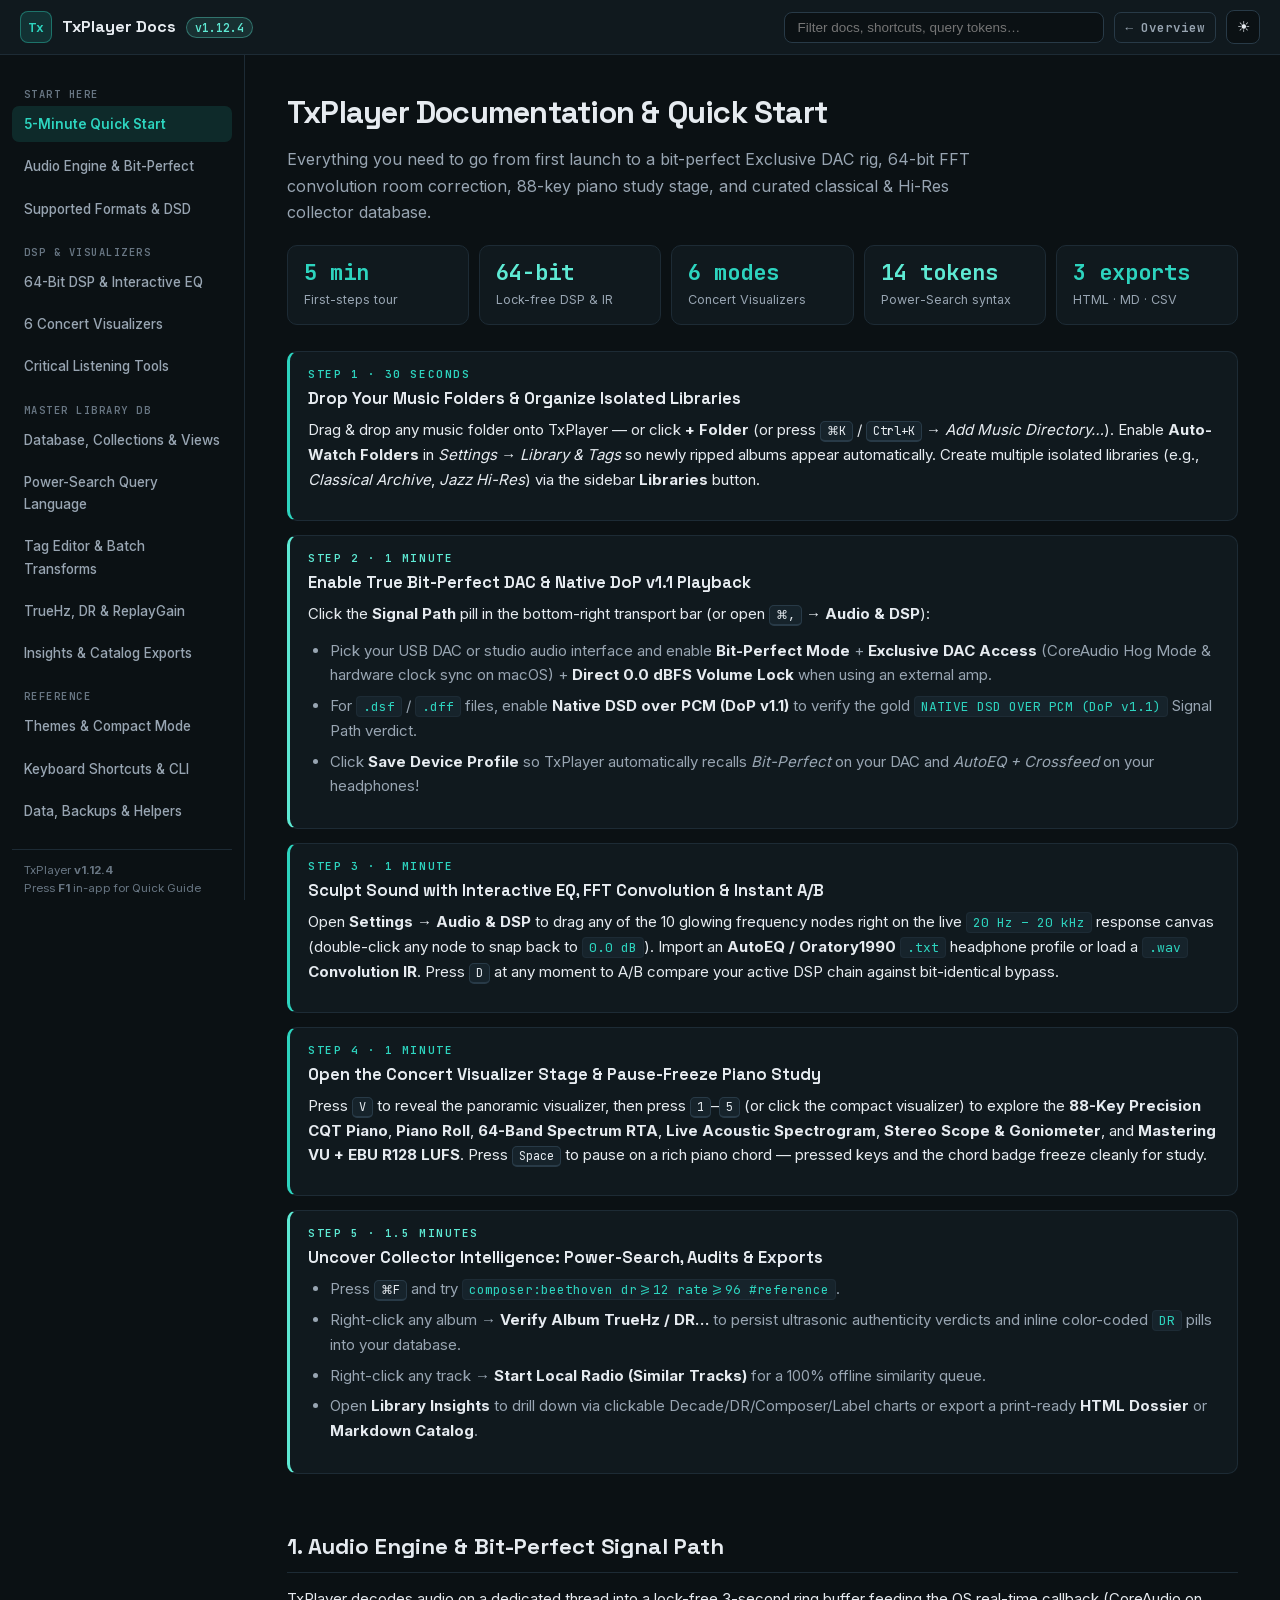
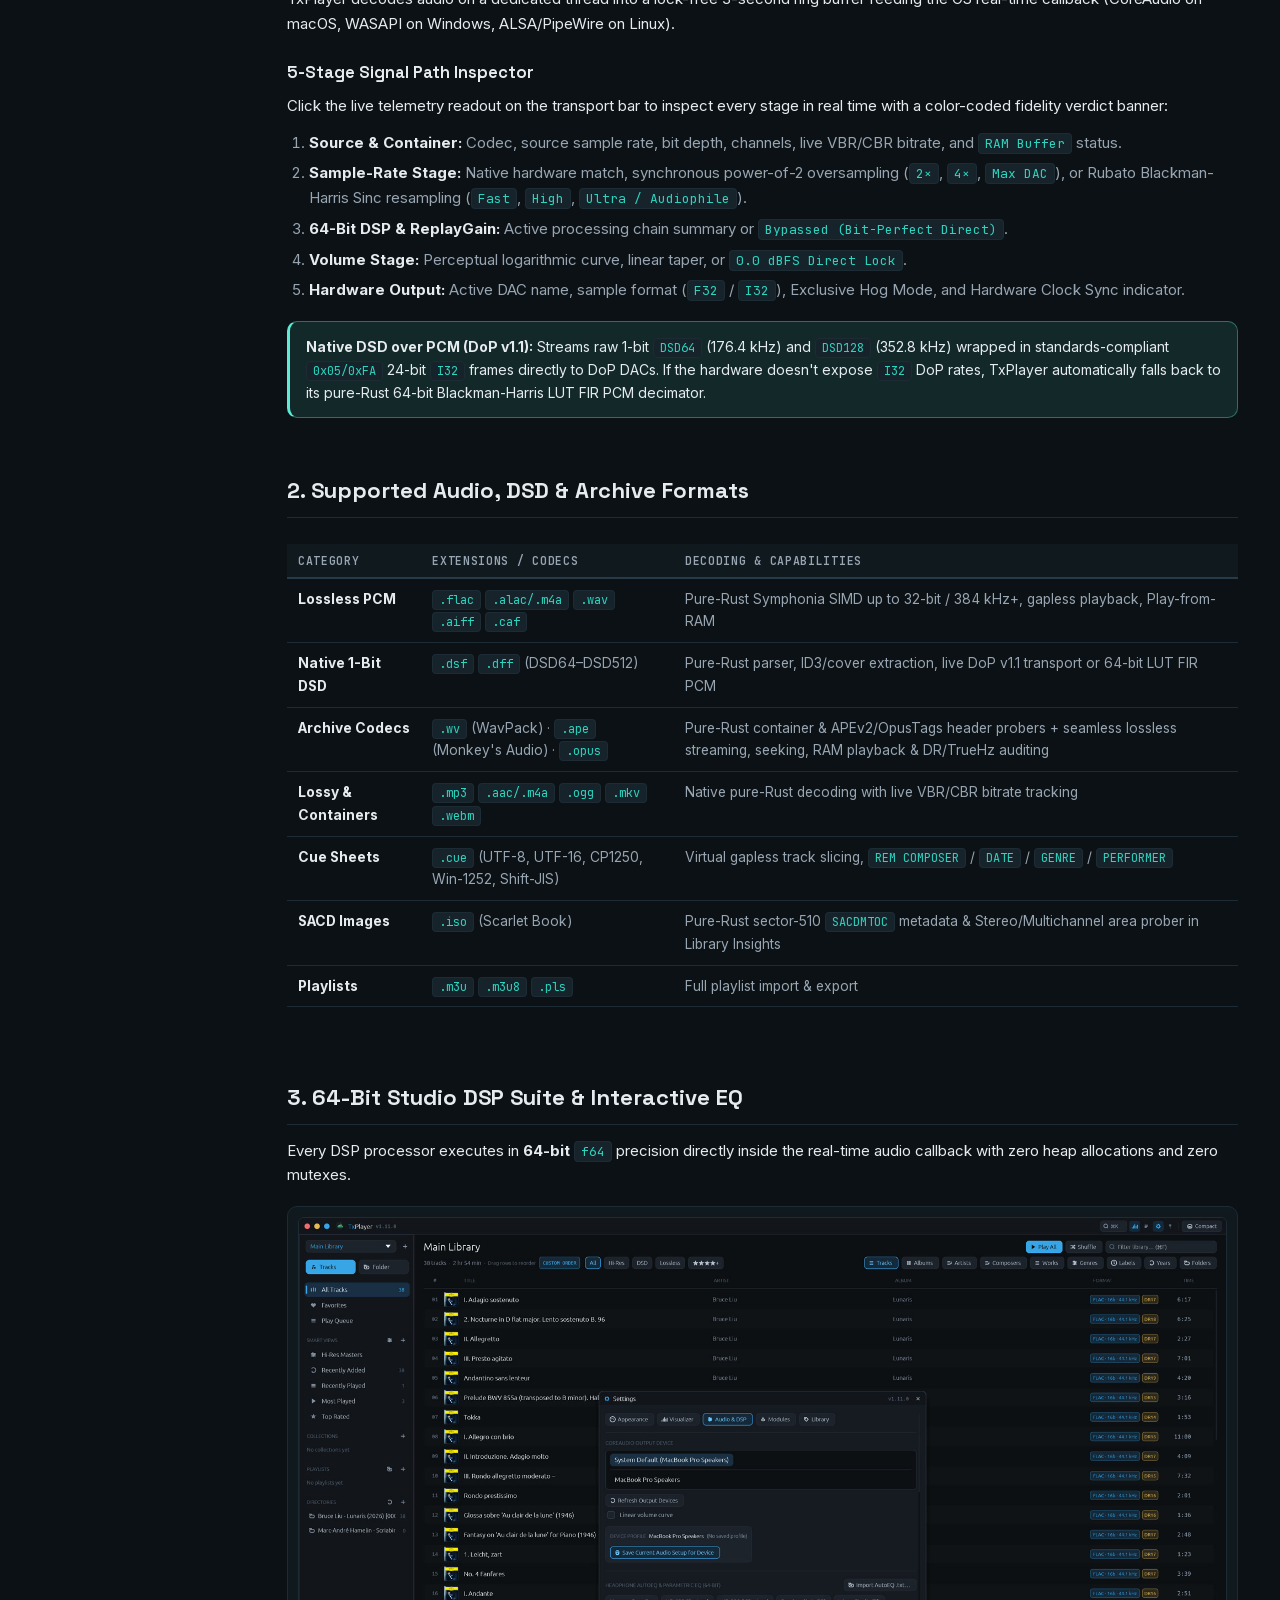
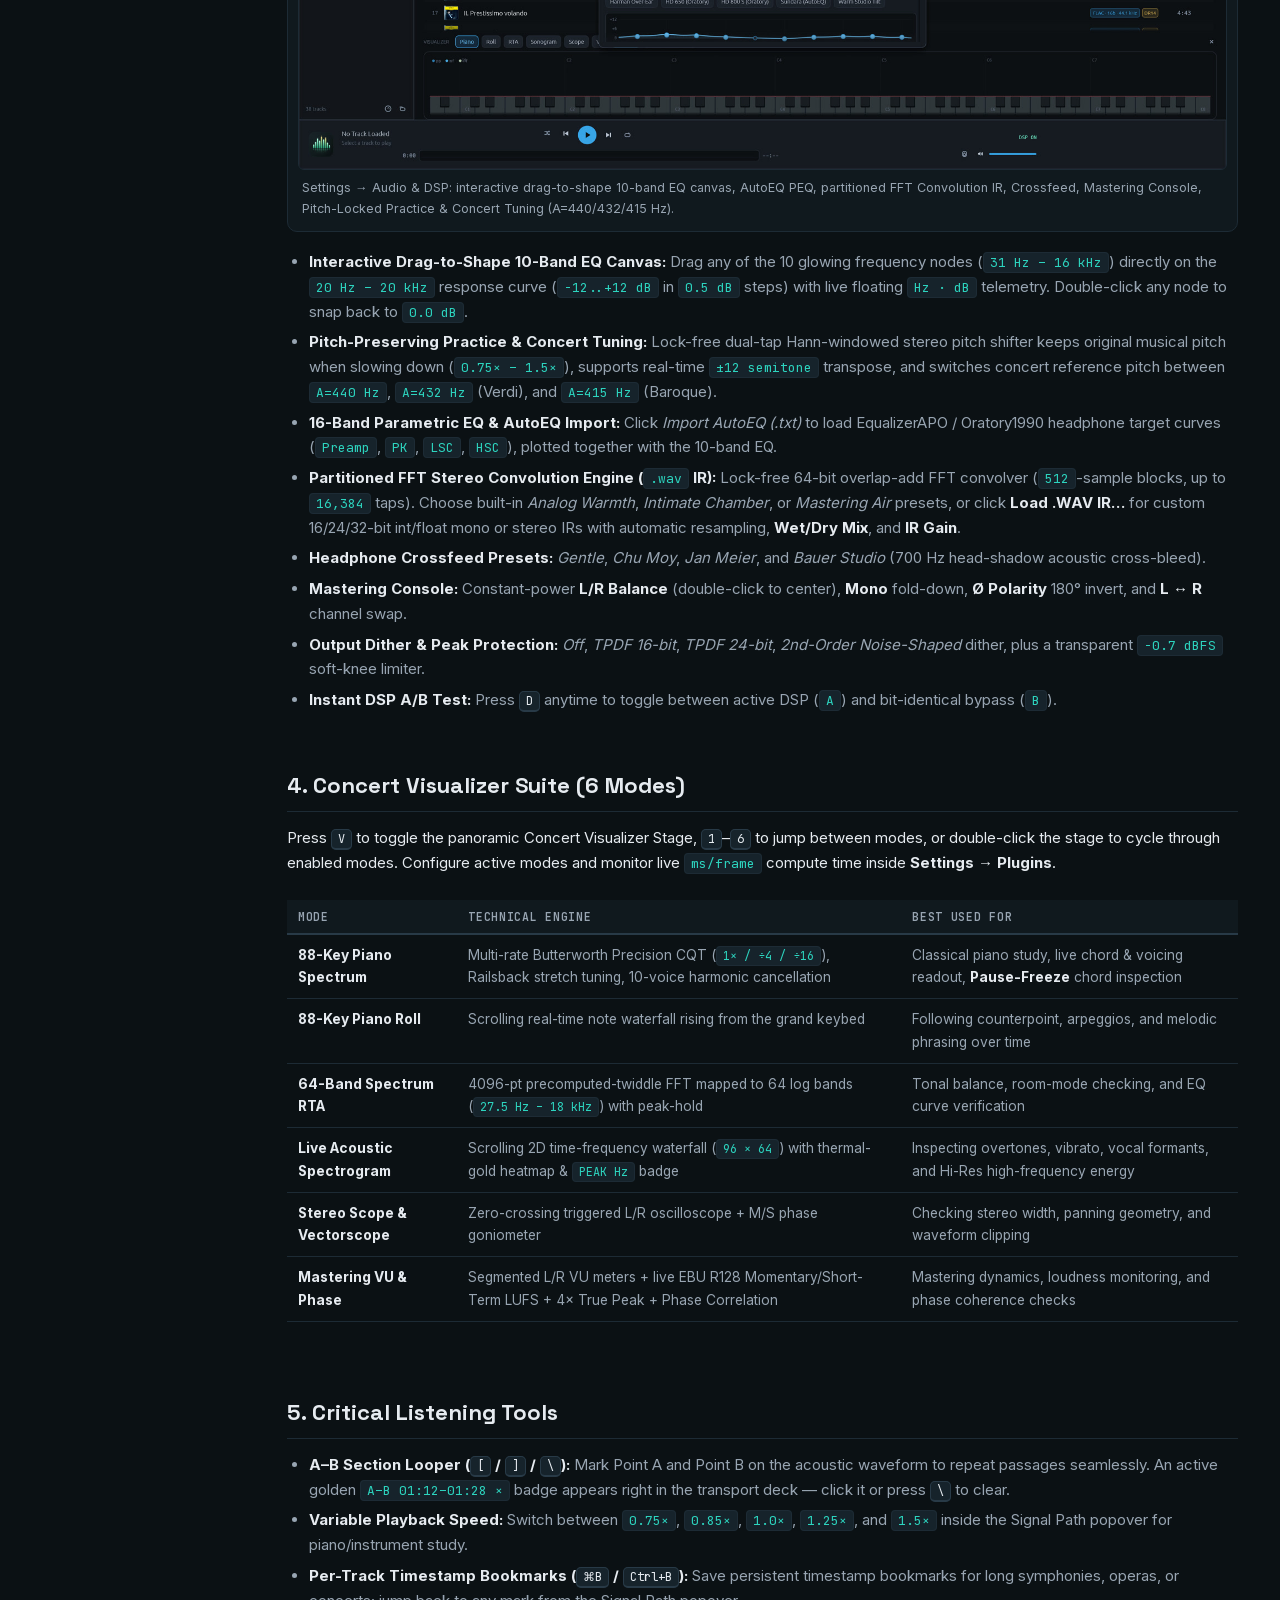
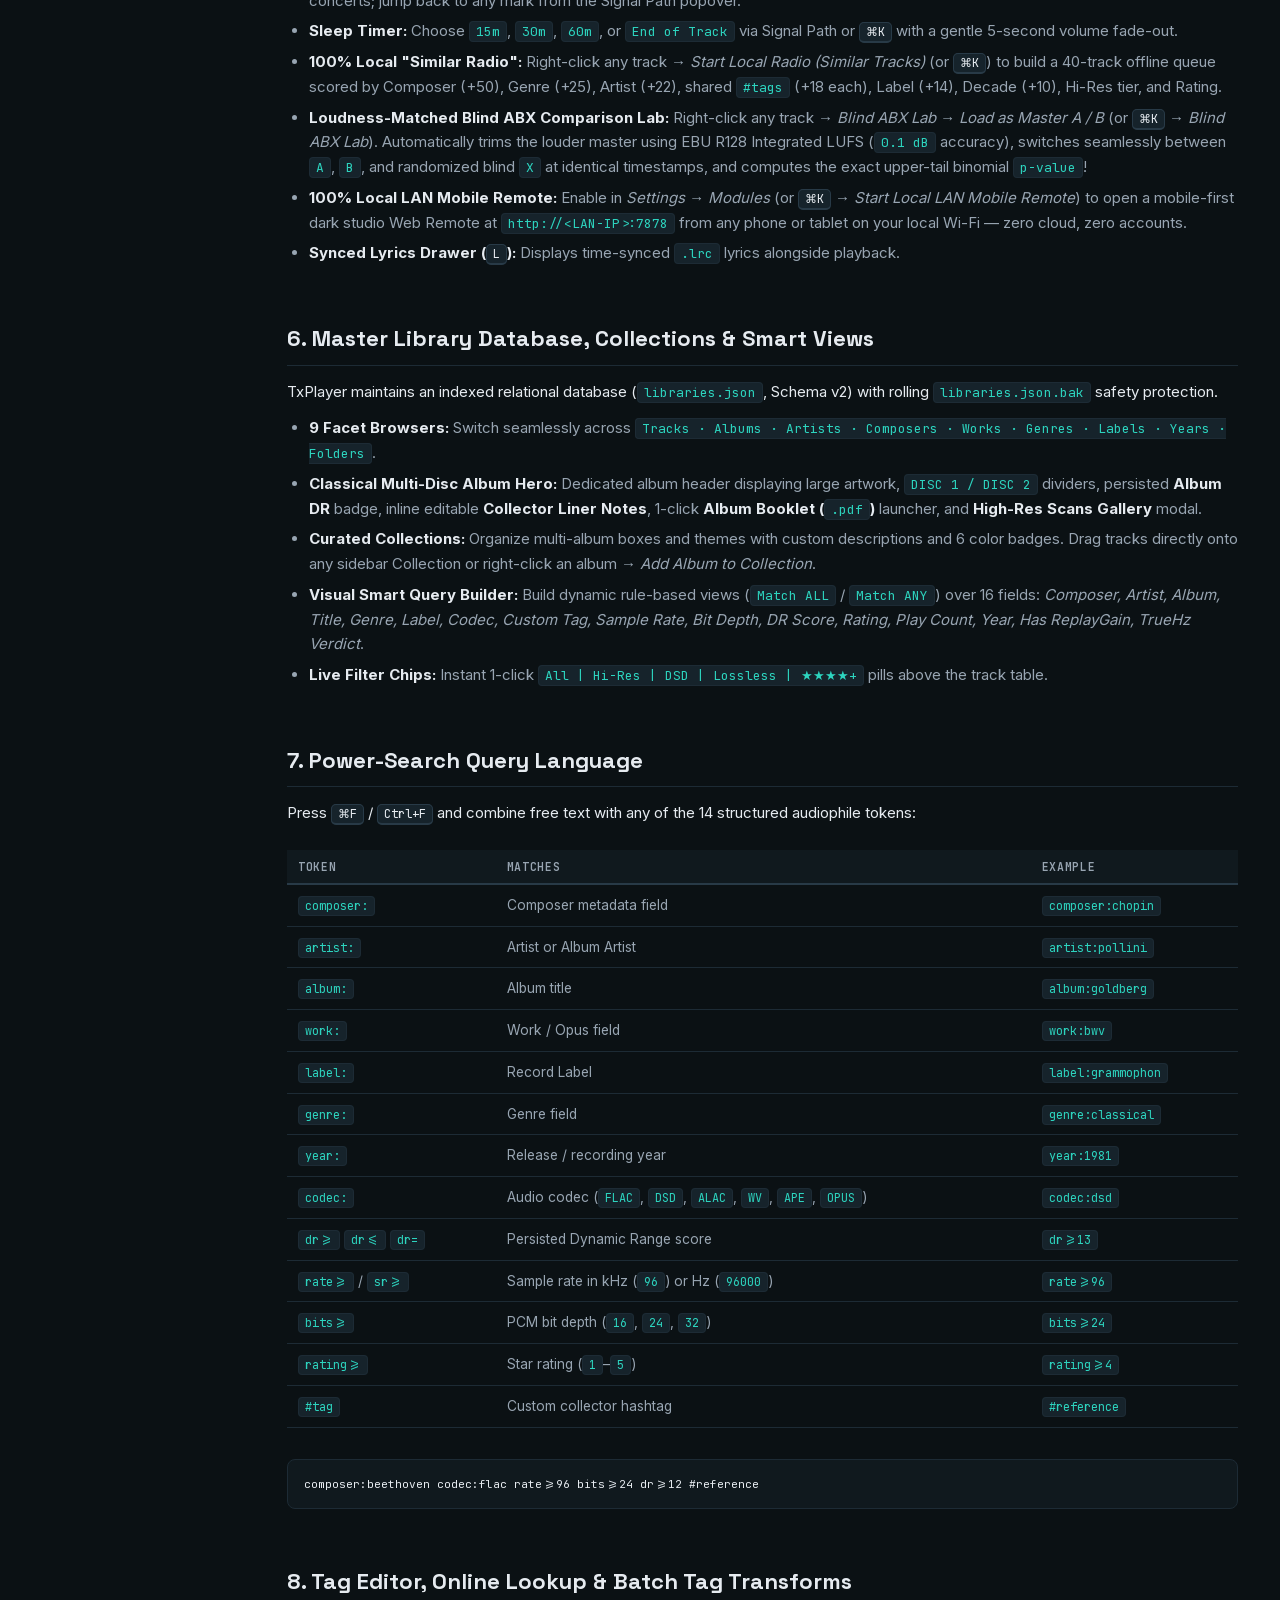
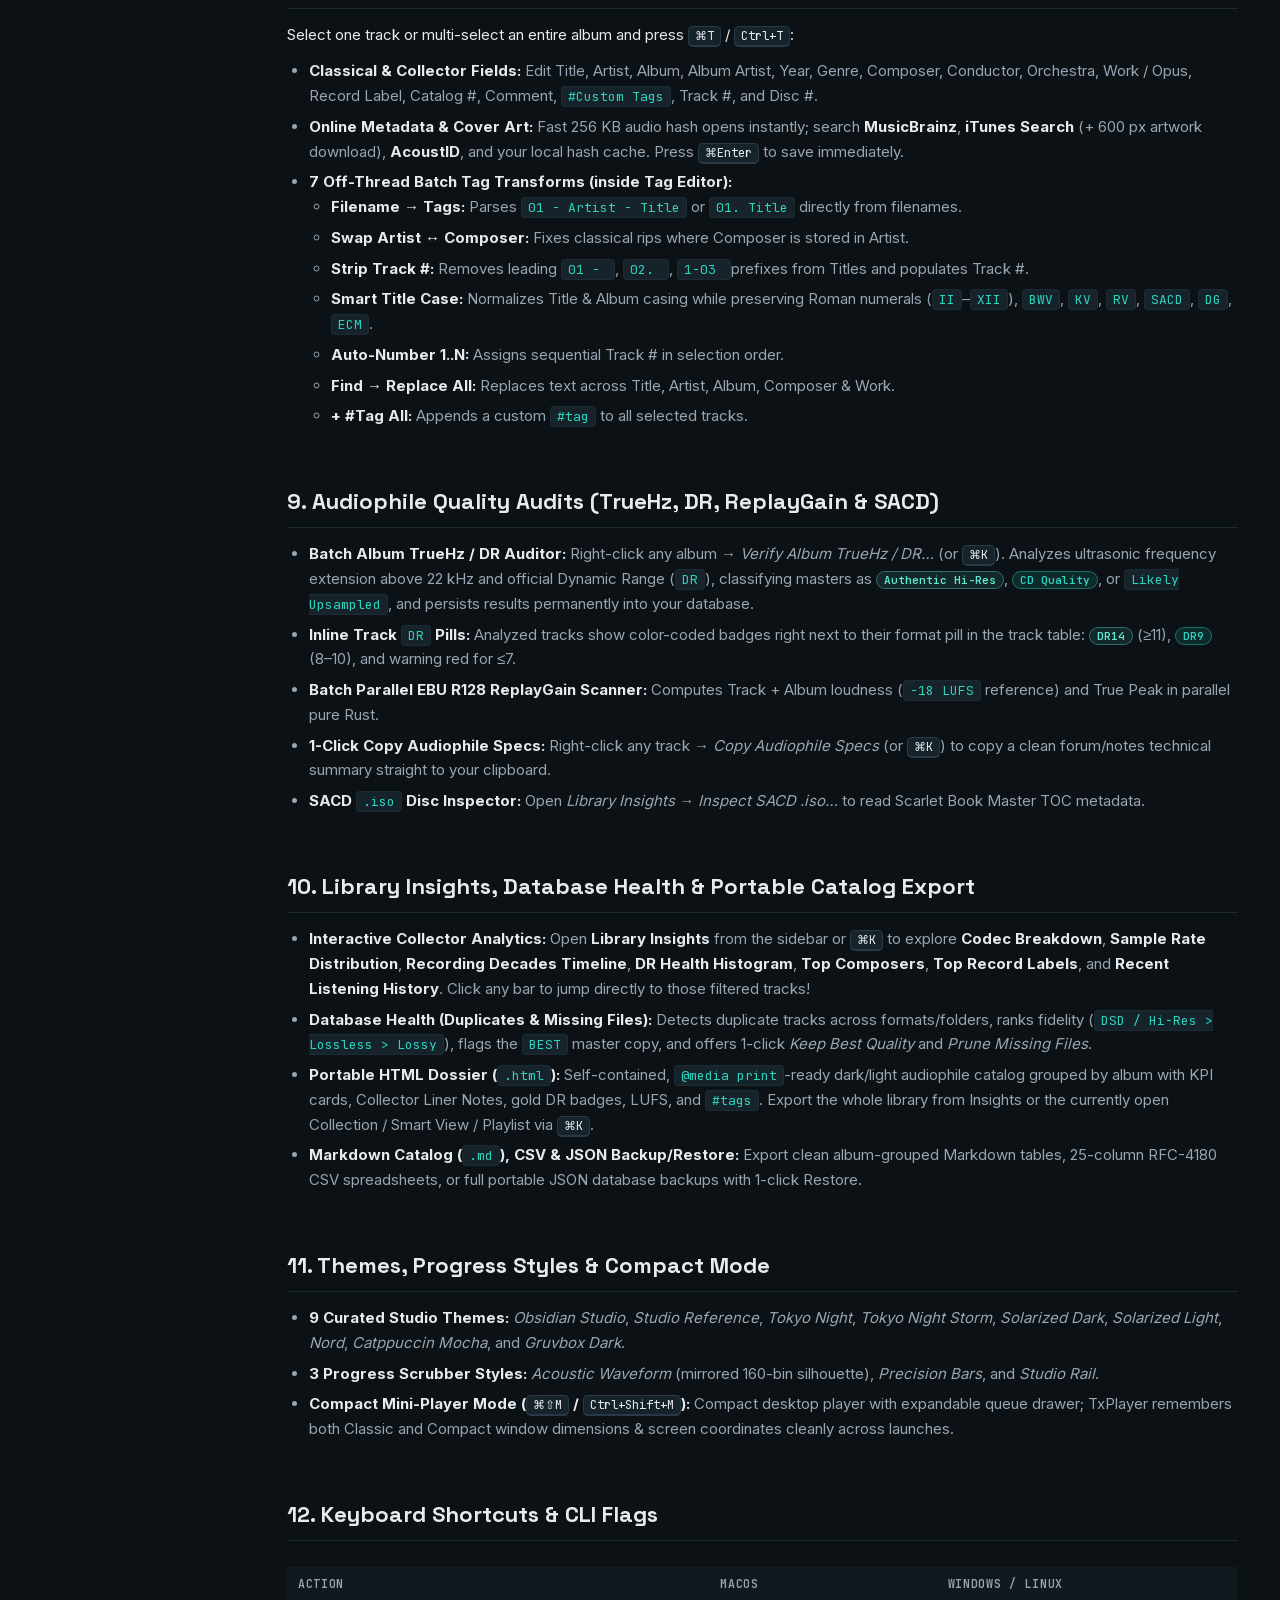
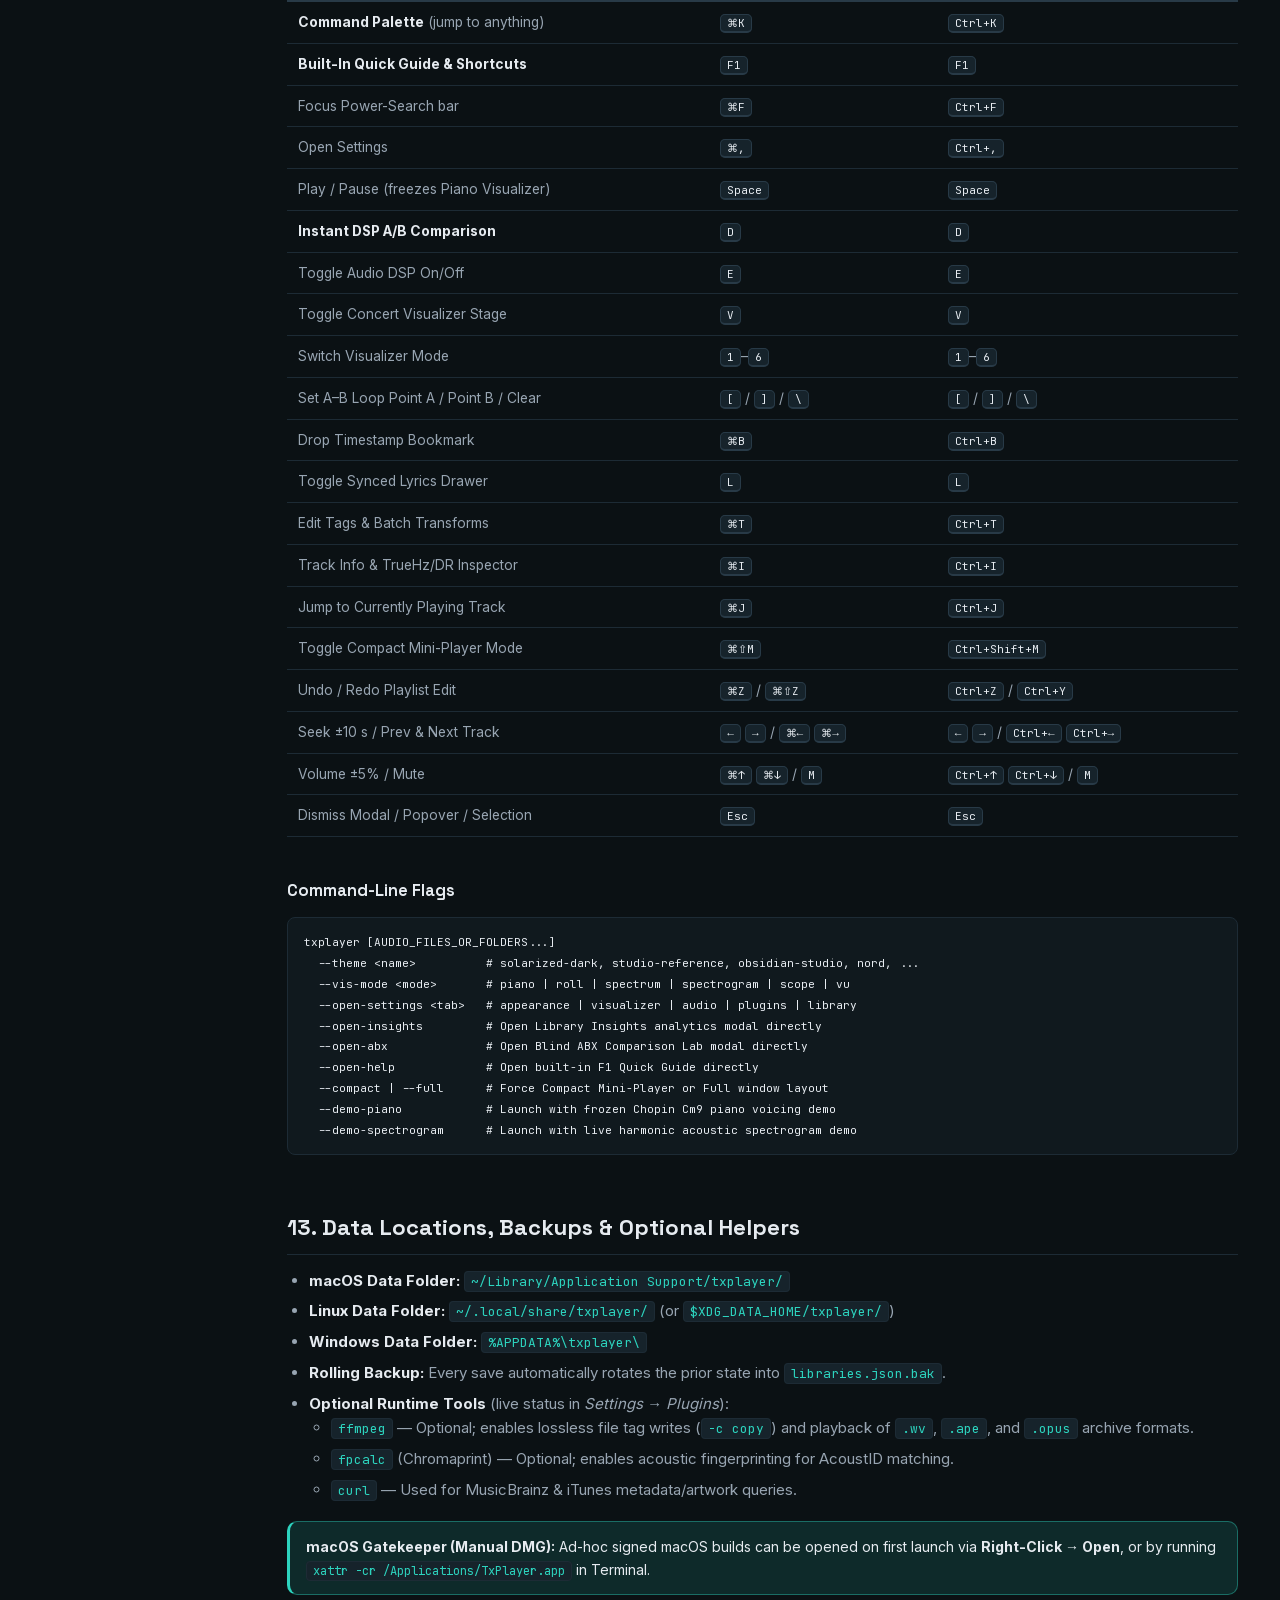
<file: web/docs/index.html>
<!doctype html>
<html lang="en" data-theme="dark">
<head>
<meta charset="utf-8">
<meta name="viewport" content="width=device-width, initial-scale=1">
<title>TxPlayer Documentation &amp; Quick Start · v1.12.4</title>
<link rel="icon" type="image/png" href="favicon.png">
<meta name="description" content="Complete Quick Start, First Steps, and Technical Reference Manual for TxPlayer v1.12.4 — bit-perfect Rust audiophile player, 64-bit DSP &amp; FFT convolution, Pitch-Locked Practice, Blind ABX Lab, LAN Mobile Remote, 88-key piano visualizer, and master library database.">
<style>
@font-face { font-family:'Space Grotesk'; src:url('../fonts/space-grotesk.woff2') format('woff2'); font-weight:300 700; font-display:swap; }
@font-face { font-family:'Inter'; src:url('../fonts/inter.woff2') format('woff2'); font-weight:100 900; font-display:swap; }
@font-face { font-family:'JetBrains Mono'; src:url('../fonts/jetbrains-mono.woff2') format('woff2'); font-weight:100 800; font-display:swap; }

:root{
  --accent:#2dd4bf; --accent-dim:rgba(45,212,191,.13); --accent-brd:rgba(45,212,191,.4);
  --gold:#5eead4; --gold-dim:rgba(94,234,212,.11); --gold-brd:rgba(94,234,212,.36);
  --bg:#0b1114; --bg2:#10191e; --bg3:#16232b; --panel:#10191e;
  --tx:#e6ebf0; --tx-dim:#98a5b2; --tx-mute:#687683;
  --brd:#1d2b35; --brd2:#283a47;
  --ok:#2dd4bf; --warn:#5eead4; --bad:#f87171;
  --radius:10px; --maxw:1040px;
  --font:'Inter',-apple-system,BlinkMacSystemFont,"Segoe UI",Roboto,sans-serif;
  --disp:'Space Grotesk','Inter',-apple-system,BlinkMacSystemFont,"Segoe UI",sans-serif;
  --mono:'JetBrains Mono',"SF Mono",ui-monospace,Menlo,Consolas,monospace;
}
:root[data-theme="light"]{
  --accent:#0f8c7d; --accent-dim:rgba(15,140,125,.10); --accent-brd:rgba(15,140,125,.35);
  --gold:#0c7568; --gold-dim:rgba(12,117,104,.09); --gold-brd:rgba(12,117,104,.32);
  --bg:#f6f8fa; --bg2:#ffffff; --bg3:#edf1f5; --panel:#ffffff;
  --tx:#151c22; --tx-dim:#4b5966; --tx-mute:#758492;
  --brd:#dce3ea; --brd2:#c7d2dc;
}
*{box-sizing:border-box}
html{scroll-behavior:smooth}
body{margin:0;background:var(--bg);color:var(--tx);font:15px/1.65 var(--font);-webkit-font-smoothing:antialiased}
a{color:var(--accent);text-decoration:none}
a:hover{text-decoration:underline}
code{font:.86em var(--mono);background:var(--bg3);padding:1px 6px;border-radius:4px;border:1px solid var(--brd);color:var(--accent)}
kbd{font:.8em var(--mono);background:var(--bg3);border:1px solid var(--brd2);border-bottom-width:2px;border-radius:5px;padding:1px 6px;color:var(--tx)}
pre{background:var(--bg2);border:1px solid var(--brd);border-radius:8px;padding:14px 16px;overflow-x:auto;font:13px/1.6 var(--mono);color:var(--tx)}
pre code{background:none;border:none;padding:0;color:inherit}

/* topbar */
.topbar{position:sticky;top:0;z-index:50;display:flex;align-items:center;justify-content:space-between;
  gap:14px;padding:10px 20px;background:var(--bg2);border-bottom:1px solid var(--brd);backdrop-filter:blur(10px)}
.brand{display:flex;align-items:center;gap:10px;font-family:var(--disp);font-weight:700;font-size:16px;color:var(--tx)}
.brand:hover{text-decoration:none}
.logo{background:var(--accent-dim);color:var(--accent);border:1px solid var(--accent-brd);width:32px;height:32px;border-radius:8px;display:grid;place-items:center;font:700 13px var(--mono)}
.ver-badge{background:var(--gold-dim);color:var(--gold);border:1px solid var(--gold-brd);font:600 11.5px var(--mono);padding:2px 8px;border-radius:20px}
.top-actions{display:flex;align-items:center;gap:10px}
.global-search{width:min(320px,38vw);padding:7px 12px;border-radius:8px;border:1px solid var(--brd2);background:var(--bg);color:var(--tx);font-size:13.5px}
.global-search:focus{outline:none;border-color:var(--accent);box-shadow:0 0 0 3px var(--accent-dim)}
.top-link{font:600 12.5px var(--mono);padding:6px 10px;border-radius:7px;border:1px solid var(--brd2);color:var(--tx-dim)}
.top-link:hover{border-color:var(--accent-brd);color:var(--accent);text-decoration:none}
.icon-btn{background:var(--bg);border:1px solid var(--brd2);color:var(--tx);width:34px;height:34px;border-radius:8px;cursor:pointer;font-size:15px}
.icon-btn:hover{border-color:var(--accent-brd);color:var(--accent)}

/* layout */
.layout{display:grid;grid-template-columns:245px minmax(0,1fr);max-width:1400px;margin:0 auto}
.sidenav{position:sticky;top:55px;align-self:start;height:calc(100vh - 55px);overflow-y:auto;padding:20px 12px;border-right:1px solid var(--brd)}
.sidenav .nav-group{font:600 10.5px var(--mono);text-transform:uppercase;letter-spacing:.14em;color:var(--tx-mute);padding:12px 12px 5px}
.sidenav ul{list-style:none;margin:0;padding:0}
.sidenav a{display:block;padding:7px 12px;border-radius:7px;color:var(--tx-dim);font-size:13.5px;font-weight:500}
.sidenav a:hover{background:var(--bg3);color:var(--tx);text-decoration:none}
.sidenav a.active{background:var(--accent-dim);color:var(--accent);font-weight:600}
.nav-foot{margin-top:20px;padding:12px;font-size:11.5px;color:var(--tx-mute);line-height:1.5;border-top:1px solid var(--brd)}
.content{padding:32px 42px 90px;max-width:var(--maxw);min-width:0}

/* sections */
.doc-section{margin-bottom:54px;scroll-margin-top:72px}
.doc-section.search-hidden{display:none}
h1{font-family:var(--disp);font-size:31px;font-weight:700;letter-spacing:-.025em;margin:0 0 8px}
h2{font-family:var(--disp);font-size:22px;font-weight:700;margin:0 0 14px;padding-bottom:8px;border-bottom:1px solid var(--brd)}
h3{font-family:var(--disp);font-size:16.5px;font-weight:650;margin:22px 0 8px;color:var(--tx)}
.lede{font-size:16px;color:var(--tx-dim);max-width:72ch;margin:0 0 18px}
p{margin:0 0 12px}
ul,ol{margin:0 0 14px;padding-left:22px}
li{margin-bottom:6px;color:var(--tx-dim)}
li strong{color:var(--tx)}

/* cards & callouts */
.cards{display:grid;grid-template-columns:repeat(auto-fit,minmax(145px,1fr));gap:10px;margin:20px 0 26px}
.card{background:var(--bg2);border:1px solid var(--brd);border-radius:var(--radius);padding:14px 16px}
.card .big{font:700 22px var(--mono);color:var(--accent);line-height:1.15}
.card.gold .big{color:var(--gold)}
.card .lbl{color:var(--tx-dim);font-size:12.5px;margin-top:4px}

.step-box{background:var(--bg2);border:1px solid var(--brd);border-left:3px solid var(--accent);border-radius:var(--radius);padding:15px 18px;margin:14px 0}
.step-box.gold{border-left-color:var(--gold)}
.step-num{font:600 11px var(--mono);text-transform:uppercase;letter-spacing:.14em;color:var(--accent);margin-bottom:4px}
.step-box.gold .step-num{color:var(--gold)}
.step-box h3{margin:0 0 6px}

.callout{background:var(--accent-dim);border:1px solid var(--accent-brd);border-left:3px solid var(--accent);
  border-radius:var(--radius);padding:13px 16px;margin:18px 0;font-size:14px}
.callout.gold{background:var(--gold-dim);border-color:var(--gold-brd);border-left-color:var(--gold)}

figure{margin:18px 0;background:var(--bg2);border:1px solid var(--brd);border-radius:var(--radius);padding:10px}
figure img{width:100%;height:auto;border-radius:6px;display:block;border:1px solid var(--brd)}
figcaption{font-size:12.5px;color:var(--tx-dim);padding:8px 4px 2px}

.scroll-x{overflow-x:auto}
table.ref{width:100%;border-collapse:collapse;margin:12px 0 18px;font-size:13.8px}
table.ref th{text-align:left;padding:9px 11px;border-bottom:2px solid var(--brd2);color:var(--tx-dim);font:600 11.5px var(--mono);text-transform:uppercase;letter-spacing:.06em;background:var(--bg2)}
table.ref td{padding:9px 11px;border-bottom:1px solid var(--brd);vertical-align:top;color:var(--tx-dim)}
table.ref td strong{color:var(--tx)}
table.ref tr:hover td{background:var(--bg2)}
.pill{display:inline-block;padding:1px 7px;border-radius:99px;font:600 11px var(--mono);border:1px solid var(--accent-brd);background:var(--accent-dim);color:var(--accent)}
.pill.gold{border-color:var(--gold-brd);background:var(--gold-dim);color:var(--gold)}
.search-empty{display:none;padding:24px;text-align:center;color:var(--tx-mute);background:var(--bg2);border:1px solid var(--brd);border-radius:var(--radius)}

@media (max-width: 900px){
  .layout{grid-template-columns:1fr}
  .sidenav{position:static;height:auto;border-right:none;border-bottom:1px solid var(--brd);padding:12px}
  .content{padding:22px 18px 60px}
  .top-link.hide-sm{display:none}
}
</style>
</head>
<body>

<header class="topbar">
  <a class="brand" href="../">
    <span class="logo">Tx</span>
    <span>TxPlayer Docs</span>
    <span class="ver-badge">v1.12.4</span>
  </a>
  <div class="top-actions">
    <input class="global-search" id="docSearch" type="search" placeholder="Filter docs, shortcuts, query tokens…" aria-label="Filter documentation sections">
    <a class="top-link hide-sm" href="../">← Overview</a>
    <button class="icon-btn" id="themeToggle" type="button" title="Toggle Dark / Light theme" aria-label="Toggle theme">☀</button>
  </div>
</header>

<div class="layout">
  <aside class="sidenav" aria-label="Documentation navigation">
    <div class="nav-group">Start Here</div>
    <ul>
      <li><a href="#quick-start" class="active">5-Minute Quick Start</a></li>
      <li><a href="#audio-engine">Audio Engine &amp; Bit-Perfect</a></li>
      <li><a href="#formats">Supported Formats &amp; DSD</a></li>
    </ul>
    <div class="nav-group">DSP &amp; Visualizers</div>
    <ul>
      <li><a href="#dsp-eq">64-Bit DSP &amp; Interactive EQ</a></li>
      <li><a href="#visualizers">6 Concert Visualizers</a></li>
      <li><a href="#critical-listening">Critical Listening Tools</a></li>
    </ul>
    <div class="nav-group">Master Library DB</div>
    <ul>
      <li><a href="#library-db">Database, Collections &amp; Views</a></li>
      <li><a href="#power-search">Power-Search Query Language</a></li>
      <li><a href="#tag-editor">Tag Editor &amp; Batch Transforms</a></li>
      <li><a href="#audits">TrueHz, DR &amp; ReplayGain</a></li>
      <li><a href="#insights-export">Insights &amp; Catalog Exports</a></li>
    </ul>
    <div class="nav-group">Reference</div>
    <ul>
      <li><a href="#themes-ui">Themes &amp; Compact Mode</a></li>
      <li><a href="#shortcuts">Keyboard Shortcuts &amp; CLI</a></li>
      <li><a href="#troubleshooting">Data, Backups &amp; Helpers</a></li>
    </ul>
    <div class="nav-foot">
      TxPlayer <strong>v1.12.4</strong><br>
      Press <strong>F1</strong> in-app for Quick Guide<br>
      <a href="../">tuxie.eu/txplayer</a>
    </div>
  </aside>

  <main class="content">
    <div class="search-empty" id="searchEmpty">No sections match your filter. Clear the search box to show the full manual.</div>

    <!-- QUICK START -->
    <section class="doc-section" id="quick-start">
      <h1>TxPlayer Documentation &amp; Quick Start</h1>
      <p class="lede">Everything you need to go from first launch to a bit-perfect Exclusive DAC rig, 64-bit FFT convolution room correction, 88-key piano study stage, and curated classical &amp; Hi-Res collector database.</p>

      <div class="cards">
        <div class="card"><div class="big">5 min</div><div class="lbl">First-steps tour</div></div>
        <div class="card gold"><div class="big">64-bit</div><div class="lbl">Lock-free DSP &amp; IR</div></div>
        <div class="card"><div class="big">6 modes</div><div class="lbl">Concert Visualizers</div></div>
        <div class="card gold"><div class="big">14 tokens</div><div class="lbl">Power-Search syntax</div></div>
        <div class="card"><div class="big">3 exports</div><div class="lbl">HTML · MD · CSV</div></div>
      </div>

      <div class="step-box">
        <div class="step-num">Step 1 · 30 seconds</div>
        <h3>Drop Your Music Folders &amp; Organize Isolated Libraries</h3>
        <p>Drag &amp; drop any music folder onto TxPlayer — or click <strong>+ Folder</strong> (or press <kbd>⌘K</kbd> / <kbd>Ctrl+K</kbd> → <em>Add Music Directory…</em>). Enable <strong>Auto-Watch Folders</strong> in <em>Settings → Library &amp; Tags</em> so newly ripped albums appear automatically. Create multiple isolated libraries (e.g., <em>Classical Archive</em>, <em>Jazz Hi-Res</em>) via the sidebar <strong>Libraries</strong> button.</p>
      </div>

      <div class="step-box gold">
        <div class="step-num">Step 2 · 1 minute</div>
        <h3>Enable True Bit-Perfect DAC &amp; Native DoP v1.1 Playback</h3>
        <p>Click the <strong>Signal Path</strong> pill in the bottom-right transport bar (or open <kbd>⌘,</kbd> → <strong>Audio &amp; DSP</strong>):</p>
        <ul>
          <li>Pick your USB DAC or studio audio interface and enable <strong>Bit-Perfect Mode</strong> + <strong>Exclusive DAC Access</strong> (CoreAudio Hog Mode &amp; hardware clock sync on macOS) + <strong>Direct 0.0 dBFS Volume Lock</strong> when using an external amp.</li>
          <li>For <code>.dsf</code> / <code>.dff</code> files, enable <strong>Native DSD over PCM (DoP v1.1)</strong> to verify the gold <code>NATIVE DSD OVER PCM (DoP v1.1)</code> Signal Path verdict.</li>
          <li>Click <strong>Save Device Profile</strong> so TxPlayer automatically recalls <em>Bit-Perfect</em> on your DAC and <em>AutoEQ + Crossfeed</em> on your headphones!</li>
        </ul>
      </div>

      <div class="step-box">
        <div class="step-num">Step 3 · 1 minute</div>
        <h3>Sculpt Sound with Interactive EQ, FFT Convolution &amp; Instant A/B</h3>
        <p>Open <strong>Settings → Audio &amp; DSP</strong> to drag any of the 10 glowing frequency nodes right on the live <code>20 Hz – 20 kHz</code> response canvas (double-click any node to snap back to <code>0.0 dB</code>). Import an <strong>AutoEQ / Oratory1990 <code>.txt</code></strong> headphone profile or load a <strong><code>.wav</code> Convolution IR</strong>. Press <kbd>D</kbd> at any moment to A/B compare your active DSP chain against bit-identical bypass.</p>
      </div>

      <div class="step-box">
        <div class="step-num">Step 4 · 1 minute</div>
        <h3>Open the Concert Visualizer Stage &amp; Pause-Freeze Piano Study</h3>
        <p>Press <kbd>V</kbd> to reveal the panoramic visualizer, then press <kbd>1</kbd>–<kbd>5</kbd> (or click the compact visualizer) to explore the <strong>88-Key Precision CQT Piano</strong>, <strong>Piano Roll</strong>, <strong>64-Band Spectrum RTA</strong>, <strong>Live Acoustic Spectrogram</strong>, <strong>Stereo Scope &amp; Goniometer</strong>, and <strong>Mastering VU + EBU R128 LUFS</strong>. Press <kbd>Space</kbd> to pause on a rich piano chord — pressed keys and the chord badge freeze cleanly for study.</p>
      </div>

      <div class="step-box gold">
        <div class="step-num">Step 5 · 1.5 minutes</div>
        <h3>Uncover Collector Intelligence: Power-Search, Audits &amp; Exports</h3>
        <ul>
          <li>Press <kbd>⌘F</kbd> and try <code>composer:beethoven dr&gt;=12 rate&gt;=96 #reference</code>.</li>
          <li>Right-click any album → <strong>Verify Album TrueHz / DR…</strong> to persist ultrasonic authenticity verdicts and inline color-coded <code>DR</code> pills into your database.</li>
          <li>Right-click any track → <strong>Start Local Radio (Similar Tracks)</strong> for a 100% offline similarity queue.</li>
          <li>Open <strong>Library Insights</strong> to drill down via clickable Decade/DR/Composer/Label charts or export a print-ready <strong>HTML Dossier</strong> or <strong>Markdown Catalog</strong>.</li>
        </ul>
      </div>
    </section>

    <!-- AUDIO ENGINE -->
    <section class="doc-section" id="audio-engine">
      <h2>1. Audio Engine &amp; Bit-Perfect Signal Path</h2>
      <p>TxPlayer decodes audio on a dedicated thread into a lock-free 3-second ring buffer feeding the OS real-time callback (CoreAudio on macOS, WASAPI on Windows, ALSA/PipeWire on Linux).</p>
      <h3>5-Stage Signal Path Inspector</h3>
      <p>Click the live telemetry readout on the transport bar to inspect every stage in real time with a color-coded fidelity verdict banner:</p>
      <ol>
        <li><strong>Source &amp; Container:</strong> Codec, source sample rate, bit depth, channels, live VBR/CBR bitrate, and <code>RAM Buffer</code> status.</li>
        <li><strong>Sample-Rate Stage:</strong> Native hardware match, synchronous power-of-2 oversampling (<code>2×</code>, <code>4×</code>, <code>Max DAC</code>), or Rubato Blackman-Harris Sinc resampling (<code>Fast</code>, <code>High</code>, <code>Ultra / Audiophile</code>).</li>
        <li><strong>64-Bit DSP &amp; ReplayGain:</strong> Active processing chain summary or <code>Bypassed (Bit-Perfect Direct)</code>.</li>
        <li><strong>Volume Stage:</strong> Perceptual logarithmic curve, linear taper, or <code>0.0 dBFS Direct Lock</code>.</li>
        <li><strong>Hardware Output:</strong> Active DAC name, sample format (<code>F32</code> / <code>I32</code>), Exclusive Hog Mode, and Hardware Clock Sync indicator.</li>
      </ol>
      <div class="callout gold">
        <strong>Native DSD over PCM (DoP v1.1):</strong> Streams raw 1-bit <code>DSD64</code> (176.4 kHz) and <code>DSD128</code> (352.8 kHz) wrapped in standards-compliant <code>0x05/0xFA</code> 24-bit <code>I32</code> frames directly to DoP DACs. If the hardware doesn't expose <code>I32</code> DoP rates, TxPlayer automatically falls back to its pure-Rust 64-bit Blackman-Harris LUT FIR PCM decimator.
      </div>
    </section>

    <!-- FORMATS -->
    <section class="doc-section" id="formats">
      <h2>2. Supported Audio, DSD &amp; Archive Formats</h2>
      <div class="scroll-x">
        <table class="ref">
          <thead><tr><th>Category</th><th>Extensions / Codecs</th><th>Decoding &amp; Capabilities</th></tr></thead>
          <tbody>
            <tr><td><strong>Lossless PCM</strong></td><td><code>.flac</code> <code>.alac/.m4a</code> <code>.wav</code> <code>.aiff</code> <code>.caf</code></td><td>Pure-Rust Symphonia SIMD up to 32-bit / 384 kHz+, gapless playback, Play-from-RAM</td></tr>
            <tr><td><strong>Native 1-Bit DSD</strong></td><td><code>.dsf</code> <code>.dff</code> (DSD64–DSD512)</td><td>Pure-Rust parser, ID3/cover extraction, live DoP v1.1 transport or 64-bit LUT FIR PCM</td></tr>
            <tr><td><strong>Archive Codecs</strong></td><td><code>.wv</code> (WavPack) · <code>.ape</code> (Monkey's Audio) · <code>.opus</code></td><td>Pure-Rust container &amp; APEv2/OpusTags header probers + seamless lossless streaming, seeking, RAM playback &amp; DR/TrueHz auditing</td></tr>
            <tr><td><strong>Lossy &amp; Containers</strong></td><td><code>.mp3</code> <code>.aac/.m4a</code> <code>.ogg</code> <code>.mkv</code> <code>.webm</code></td><td>Native pure-Rust decoding with live VBR/CBR bitrate tracking</td></tr>
            <tr><td><strong>Cue Sheets</strong></td><td><code>.cue</code> (UTF-8, UTF-16, CP1250, Win-1252, Shift-JIS)</td><td>Virtual gapless track slicing, <code>REM COMPOSER</code> / <code>DATE</code> / <code>GENRE</code> / <code>PERFORMER</code></td></tr>
            <tr><td><strong>SACD Images</strong></td><td><code>.iso</code> (Scarlet Book)</td><td>Pure-Rust sector-510 <code>SACDMTOC</code> metadata &amp; Stereo/Multichannel area prober in Library Insights</td></tr>
            <tr><td><strong>Playlists</strong></td><td><code>.m3u</code> <code>.m3u8</code> <code>.pls</code></td><td>Full playlist import &amp; export</td></tr>
          </tbody>
        </table>
      </div>
    </section>

    <!-- DSP & EQ -->
    <section class="doc-section" id="dsp-eq">
      <h2>3. 64-Bit Studio DSP Suite &amp; Interactive EQ</h2>
      <p>Every DSP processor executes in <strong>64-bit <code>f64</code></strong> precision directly inside the real-time audio callback with zero heap allocations and zero mutexes.</p>

      <figure>
        <img src="../img/settings-dsp-interactive.jpg" alt="TxPlayer Settings Audio, Interactive EQ Canvas and DSP Panel">
        <figcaption>Settings → Audio &amp; DSP: interactive drag-to-shape 10-band EQ canvas, AutoEQ PEQ, partitioned FFT Convolution IR, Crossfeed, Mastering Console, Pitch-Locked Practice &amp; Concert Tuning (A=440/432/415 Hz).</figcaption>
      </figure>

      <ul>
        <li><strong>Interactive Drag-to-Shape 10-Band EQ Canvas:</strong> Drag any of the 10 glowing frequency nodes (<code>31 Hz – 16 kHz</code>) directly on the <code>20 Hz – 20 kHz</code> response curve (<code>-12..+12 dB</code> in <code>0.5 dB</code> steps) with live floating <code>Hz · dB</code> telemetry. Double-click any node to snap back to <code>0.0 dB</code>.</li>
        <li><strong>Pitch-Preserving Practice &amp; Concert Tuning:</strong> Lock-free dual-tap Hann-windowed stereo pitch shifter keeps original musical pitch when slowing down (<code>0.75× – 1.5×</code>), supports real-time <code>±12 semitone</code> transpose, and switches concert reference pitch between <code>A=440 Hz</code>, <code>A=432 Hz</code> (Verdi), and <code>A=415 Hz</code> (Baroque).</li>
        <li><strong>16-Band Parametric EQ &amp; AutoEQ Import:</strong> Click <em>Import AutoEQ (.txt)</em> to load EqualizerAPO / Oratory1990 headphone target curves (<code>Preamp</code>, <code>PK</code>, <code>LSC</code>, <code>HSC</code>), plotted together with the 10-band EQ.</li>
        <li><strong>Partitioned FFT Stereo Convolution Engine (<code>.wav</code> IR):</strong> Lock-free 64-bit overlap-add FFT convolver (<code>512</code>-sample blocks, up to <code>16,384</code> taps). Choose built-in <em>Analog Warmth</em>, <em>Intimate Chamber</em>, or <em>Mastering Air</em> presets, or click <strong>Load .WAV IR…</strong> for custom 16/24/32-bit int/float mono or stereo IRs with automatic resampling, <strong>Wet/Dry Mix</strong>, and <strong>IR Gain</strong>.</li>
        <li><strong>Headphone Crossfeed Presets:</strong> <em>Gentle</em>, <em>Chu Moy</em>, <em>Jan Meier</em>, and <em>Bauer Studio</em> (700 Hz head-shadow acoustic cross-bleed).</li>
        <li><strong>Mastering Console:</strong> Constant-power <strong>L/R Balance</strong> (double-click to center), <strong>Mono</strong> fold-down, <strong>Ø Polarity</strong> 180° invert, and <strong>L ↔ R</strong> channel swap.</li>
        <li><strong>Output Dither &amp; Peak Protection:</strong> <em>Off</em>, <em>TPDF 16-bit</em>, <em>TPDF 24-bit</em>, <em>2nd-Order Noise-Shaped</em> dither, plus a transparent <code>-0.7 dBFS</code> soft-knee limiter.</li>
        <li><strong>Instant DSP A/B Test:</strong> Press <kbd>D</kbd> anytime to toggle between active DSP (<code>A</code>) and bit-identical bypass (<code>B</code>).</li>
      </ul>
    </section>

    <!-- VISUALIZERS -->
    <section class="doc-section" id="visualizers">
      <h2>4. Concert Visualizer Suite (6 Modes)</h2>
      <p>Press <kbd>V</kbd> to toggle the panoramic Concert Visualizer Stage, <kbd>1</kbd>–<kbd>6</kbd> to jump between modes, or double-click the stage to cycle through enabled modes. Configure active modes and monitor live <code>ms/frame</code> compute time inside <strong>Settings → Plugins</strong>.</p>

      <div class="scroll-x">
        <table class="ref">
          <thead><tr><th>Mode</th><th>Technical Engine</th><th>Best Used For</th></tr></thead>
          <tbody>
            <tr><td><strong>88-Key Piano Spectrum</strong></td><td>Multi-rate Butterworth Precision CQT (<code>1× / ÷4 / ÷16</code>), Railsback stretch tuning, 10-voice harmonic cancellation</td><td>Classical piano study, live chord &amp; voicing readout, <strong>Pause-Freeze</strong> chord inspection</td></tr>
            <tr><td><strong>88-Key Piano Roll</strong></td><td>Scrolling real-time note waterfall rising from the grand keybed</td><td>Following counterpoint, arpeggios, and melodic phrasing over time</td></tr>
            <tr><td><strong>64-Band Spectrum RTA</strong></td><td>4096-pt precomputed-twiddle FFT mapped to 64 log bands (<code>27.5 Hz – 18 kHz</code>) with peak-hold</td><td>Tonal balance, room-mode checking, and EQ curve verification</td></tr>
            <tr><td><strong>Live Acoustic Spectrogram</strong></td><td>Scrolling 2D time-frequency waterfall (<code>96 × 64</code>) with thermal-gold heatmap &amp; <code>PEAK Hz</code> badge</td><td>Inspecting overtones, vibrato, vocal formants, and Hi-Res high-frequency energy</td></tr>
            <tr><td><strong>Stereo Scope &amp; Vectorscope</strong></td><td>Zero-crossing triggered L/R oscilloscope + M/S phase goniometer</td><td>Checking stereo width, panning geometry, and waveform clipping</td></tr>
            <tr><td><strong>Mastering VU &amp; Phase</strong></td><td>Segmented L/R VU meters + live EBU R128 Momentary/Short-Term LUFS + 4× True Peak + Phase Correlation</td><td>Mastering dynamics, loudness monitoring, and phase coherence checks</td></tr>
          </tbody>
        </table>
      </div>
    </section>

    <!-- CRITICAL LISTENING -->
    <section class="doc-section" id="critical-listening">
      <h2>5. Critical Listening Tools</h2>
      <ul>
        <li><strong>A–B Section Looper (<kbd>[</kbd> / <kbd>]</kbd> / <kbd>\</kbd>):</strong> Mark Point A and Point B on the acoustic waveform to repeat passages seamlessly. An active golden <code>A–B 01:12–01:28 ×</code> badge appears right in the transport deck — click it or press <kbd>\</kbd> to clear.</li>
        <li><strong>Variable Playback Speed:</strong> Switch between <code>0.75×</code>, <code>0.85×</code>, <code>1.0×</code>, <code>1.25×</code>, and <code>1.5×</code> inside the Signal Path popover for piano/instrument study.</li>
        <li><strong>Per-Track Timestamp Bookmarks (<kbd>⌘B</kbd> / <kbd>Ctrl+B</kbd>):</strong> Save persistent timestamp bookmarks for long symphonies, operas, or concerts; jump back to any mark from the Signal Path popover.</li>
        <li><strong>Sleep Timer:</strong> Choose <code>15m</code>, <code>30m</code>, <code>60m</code>, or <code>End of Track</code> via Signal Path or <kbd>⌘K</kbd> with a gentle 5-second volume fade-out.</li>
        <li><strong>100% Local "Similar Radio":</strong> Right-click any track → <em>Start Local Radio (Similar Tracks)</em> (or <kbd>⌘K</kbd>) to build a 40-track offline queue scored by Composer (+50), Genre (+25), Artist (+22), shared <code>#tags</code> (+18 each), Label (+14), Decade (+10), Hi-Res tier, and Rating.</li>
        <li><strong>Loudness-Matched Blind ABX Comparison Lab:</strong> Right-click any track → <em>Blind ABX Lab → Load as Master A / B</em> (or <kbd>⌘K</kbd> → <em>Blind ABX Lab</em>). Automatically trims the louder master using EBU R128 Integrated LUFS (<code>0.1 dB</code> accuracy), switches seamlessly between <code>A</code>, <code>B</code>, and randomized blind <code>X</code> at identical timestamps, and computes the exact upper-tail binomial <code>p-value</code>!</li>
        <li><strong>100% Local LAN Mobile Remote:</strong> Enable in <em>Settings → Modules</em> (or <kbd>⌘K</kbd> → <em>Start Local LAN Mobile Remote</em>) to open a mobile-first dark studio Web Remote at <code>http://&lt;LAN-IP&gt;:7878</code> from any phone or tablet on your local Wi-Fi — zero cloud, zero accounts.</li>
        <li><strong>Synced Lyrics Drawer (<kbd>L</kbd>):</strong> Displays time-synced <code>.lrc</code> lyrics alongside playback.</li>
      </ul>
    </section>

    <!-- LIBRARY DB -->
    <section class="doc-section" id="library-db">
      <h2>6. Master Library Database, Collections &amp; Smart Views</h2>
      <p>TxPlayer maintains an indexed relational database (<code>libraries.json</code>, Schema v2) with rolling <code>libraries.json.bak</code> safety protection.</p>
      <ul>
        <li><strong>9 Facet Browsers:</strong> Switch seamlessly across <code>Tracks · Albums · Artists · Composers · Works · Genres · Labels · Years · Folders</code>.</li>
        <li><strong>Classical Multi-Disc Album Hero:</strong> Dedicated album header displaying large artwork, <code>DISC 1 / DISC 2</code> dividers, persisted <strong>Album DR</strong> badge, inline editable <strong>Collector Liner Notes</strong>, 1-click <strong>Album Booklet (<code>.pdf</code>)</strong> launcher, and <strong>High-Res Scans Gallery</strong> modal.</li>
        <li><strong>Curated Collections:</strong> Organize multi-album boxes and themes with custom descriptions and 6 color badges. Drag tracks directly onto any sidebar Collection or right-click an album → <em>Add Album to Collection</em>.</li>
        <li><strong>Visual Smart Query Builder:</strong> Build dynamic rule-based views (<code>Match ALL</code> / <code>Match ANY</code>) over 16 fields: <em>Composer, Artist, Album, Title, Genre, Label, Codec, Custom Tag, Sample Rate, Bit Depth, DR Score, Rating, Play Count, Year, Has ReplayGain, TrueHz Verdict</em>.</li>
        <li><strong>Live Filter Chips:</strong> Instant 1-click <code>All | Hi-Res | DSD | Lossless | ★★★★+</code> pills above the track table.</li>
      </ul>
    </section>

    <!-- POWER SEARCH -->
    <section class="doc-section" id="power-search">
      <h2>7. Power-Search Query Language</h2>
      <p>Press <kbd>⌘F</kbd> / <kbd>Ctrl+F</kbd> and combine free text with any of the 14 structured audiophile tokens:</p>
      <div class="scroll-x">
        <table class="ref">
          <thead><tr><th>Token</th><th>Matches</th><th>Example</th></tr></thead>
          <tbody>
            <tr><td><code>composer:</code></td><td>Composer metadata field</td><td><code>composer:chopin</code></td></tr>
            <tr><td><code>artist:</code></td><td>Artist or Album Artist</td><td><code>artist:pollini</code></td></tr>
            <tr><td><code>album:</code></td><td>Album title</td><td><code>album:goldberg</code></td></tr>
            <tr><td><code>work:</code></td><td>Work / Opus field</td><td><code>work:bwv</code></td></tr>
            <tr><td><code>label:</code></td><td>Record Label</td><td><code>label:grammophon</code></td></tr>
            <tr><td><code>genre:</code></td><td>Genre field</td><td><code>genre:classical</code></td></tr>
            <tr><td><code>year:</code></td><td>Release / recording year</td><td><code>year:1981</code></td></tr>
            <tr><td><code>codec:</code></td><td>Audio codec (<code>FLAC</code>, <code>DSD</code>, <code>ALAC</code>, <code>WV</code>, <code>APE</code>, <code>OPUS</code>)</td><td><code>codec:dsd</code></td></tr>
            <tr><td><code>dr&gt;=</code> <code>dr&lt;=</code> <code>dr=</code></td><td>Persisted Dynamic Range score</td><td><code>dr&gt;=13</code></td></tr>
            <tr><td><code>rate&gt;=</code> / <code>sr&gt;=</code></td><td>Sample rate in kHz (<code>96</code>) or Hz (<code>96000</code>)</td><td><code>rate&gt;=96</code></td></tr>
            <tr><td><code>bits&gt;=</code></td><td>PCM bit depth (<code>16</code>, <code>24</code>, <code>32</code>)</td><td><code>bits&gt;=24</code></td></tr>
            <tr><td><code>rating&gt;=</code></td><td>Star rating (<code>1</code>–<code>5</code>)</td><td><code>rating&gt;=4</code></td></tr>
            <tr><td><code>#tag</code></td><td>Custom collector hashtag</td><td><code>#reference</code></td></tr>
          </tbody>
        </table>
      </div>
      <pre><code>composer:beethoven codec:flac rate&gt;=96 bits&gt;=24 dr&gt;=12 #reference</code></pre>
    </section>

    <!-- TAG EDITOR -->
    <section class="doc-section" id="tag-editor">
      <h2>8. Tag Editor, Online Lookup &amp; Batch Tag Transforms</h2>
      <p>Select one track or multi-select an entire album and press <kbd>⌘T</kbd> / <kbd>Ctrl+T</kbd>:</p>
      <ul>
        <li><strong>Classical &amp; Collector Fields:</strong> Edit Title, Artist, Album, Album Artist, Year, Genre, Composer, Conductor, Orchestra, Work / Opus, Record Label, Catalog #, Comment, <code>#Custom Tags</code>, Track #, and Disc #.</li>
        <li><strong>Online Metadata &amp; Cover Art:</strong> Fast 256&nbsp;KB audio hash opens instantly; search <strong>MusicBrainz</strong>, <strong>iTunes Search</strong> (+ 600&nbsp;px artwork download), <strong>AcoustID</strong>, and your local hash cache. Press <kbd>⌘Enter</kbd> to save immediately.</li>
        <li><strong>7 Off-Thread Batch Tag Transforms (inside Tag Editor):</strong>
          <ul>
            <li><strong>Filename → Tags:</strong> Parses <code>01 - Artist - Title</code> or <code>01. Title</code> directly from filenames.</li>
            <li><strong>Swap Artist ↔ Composer:</strong> Fixes classical rips where Composer is stored in Artist.</li>
            <li><strong>Strip Track #:</strong> Removes leading <code>01 - </code>, <code>02. </code>, <code>1-03 </code> prefixes from Titles and populates Track #.</li>
            <li><strong>Smart Title Case:</strong> Normalizes Title &amp; Album casing while preserving Roman numerals (<code>II</code>–<code>XII</code>), <code>BWV</code>, <code>KV</code>, <code>RV</code>, <code>SACD</code>, <code>DG</code>, <code>ECM</code>.</li>
            <li><strong>Auto-Number 1..N:</strong> Assigns sequential Track # in selection order.</li>
            <li><strong>Find → Replace All:</strong> Replaces text across Title, Artist, Album, Composer &amp; Work.</li>
            <li><strong>+ #Tag All:</strong> Appends a custom <code>#tag</code> to all selected tracks.</li>
          </ul>
        </li>
      </ul>
    </section>

    <!-- AUDITS -->
    <section class="doc-section" id="audits">
      <h2>9. Audiophile Quality Audits (TrueHz, DR, ReplayGain &amp; SACD)</h2>
      <ul>
        <li><strong>Batch Album TrueHz / DR Auditor:</strong> Right-click any album → <em>Verify Album TrueHz / DR…</em> (or <kbd>⌘K</kbd>). Analyzes ultrasonic frequency extension above 22&nbsp;kHz and official Dynamic Range (<code>DR</code>), classifying masters as <span class="pill gold">Authentic Hi-Res</span>, <span class="pill">CD Quality</span>, or <code>Likely Upsampled</code>, and persists results permanently into your database.</li>
        <li><strong>Inline Track <code>DR</code> Pills:</strong> Analyzed tracks show color-coded badges right next to their format pill in the track table: <span class="pill gold">DR14</span> (≥11), <span class="pill">DR9</span> (8–10), and warning red for ≤7.</li>
        <li><strong>Batch Parallel EBU R128 ReplayGain Scanner:</strong> Computes Track + Album loudness (<code>-18 LUFS</code> reference) and True Peak in parallel pure Rust.</li>
        <li><strong>1-Click Copy Audiophile Specs:</strong> Right-click any track → <em>Copy Audiophile Specs</em> (or <kbd>⌘K</kbd>) to copy a clean forum/notes technical summary straight to your clipboard.</li>
        <li><strong>SACD <code>.iso</code> Disc Inspector:</strong> Open <em>Library Insights → Inspect SACD .iso…</em> to read Scarlet Book Master TOC metadata.</li>
      </ul>
    </section>

    <!-- INSIGHTS & EXPORTS -->
    <section class="doc-section" id="insights-export">
      <h2>10. Library Insights, Database Health &amp; Portable Catalog Export</h2>
      <ul>
        <li><strong>Interactive Collector Analytics:</strong> Open <strong>Library Insights</strong> from the sidebar or <kbd>⌘K</kbd> to explore <strong>Codec Breakdown</strong>, <strong>Sample Rate Distribution</strong>, <strong>Recording Decades Timeline</strong>, <strong>DR Health Histogram</strong>, <strong>Top Composers</strong>, <strong>Top Record Labels</strong>, and <strong>Recent Listening History</strong>. Click any bar to jump directly to those filtered tracks!</li>
        <li><strong>Database Health (Duplicates &amp; Missing Files):</strong> Detects duplicate tracks across formats/folders, ranks fidelity (<code>DSD / Hi-Res &gt; Lossless &gt; Lossy</code>), flags the <code>BEST</code> master copy, and offers 1-click <em>Keep Best Quality</em> and <em>Prune Missing Files</em>.</li>
        <li><strong>Portable HTML Dossier (<code>.html</code>):</strong> Self-contained, <code>@media print</code>-ready dark/light audiophile catalog grouped by album with KPI cards, Collector Liner Notes, gold DR badges, LUFS, and <code>#tags</code>. Export the whole library from Insights or the currently open Collection / Smart View / Playlist via <kbd>⌘K</kbd>.</li>
        <li><strong>Markdown Catalog (<code>.md</code>), CSV &amp; JSON Backup/Restore:</strong> Export clean album-grouped Markdown tables, 25-column RFC-4180 CSV spreadsheets, or full portable JSON database backups with 1-click Restore.</li>
      </ul>
    </section>

    <!-- THEMES -->
    <section class="doc-section" id="themes-ui">
      <h2>11. Themes, Progress Styles &amp; Compact Mode</h2>
      <ul>
        <li><strong>9 Curated Studio Themes:</strong> <em>Obsidian Studio</em>, <em>Studio Reference</em>, <em>Tokyo Night</em>, <em>Tokyo Night Storm</em>, <em>Solarized Dark</em>, <em>Solarized Light</em>, <em>Nord</em>, <em>Catppuccin Mocha</em>, and <em>Gruvbox Dark</em>.</li>
        <li><strong>3 Progress Scrubber Styles:</strong> <em>Acoustic Waveform</em> (mirrored 160-bin silhouette), <em>Precision Bars</em>, and <em>Studio Rail</em>.</li>
        <li><strong>Compact Mini-Player Mode (<kbd>⌘⇧M</kbd> / <kbd>Ctrl+Shift+M</kbd>):</strong> Compact desktop player with expandable queue drawer; TxPlayer remembers both Classic and Compact window dimensions &amp; screen coordinates cleanly across launches.</li>
      </ul>
    </section>

    <!-- SHORTCUTS & CLI -->
    <section class="doc-section" id="shortcuts">
      <h2>12. Keyboard Shortcuts &amp; CLI Flags</h2>
      <div class="scroll-x">
        <table class="ref">
          <thead><tr><th>Action</th><th>macOS</th><th>Windows / Linux</th></tr></thead>
          <tbody>
            <tr><td><strong>Command Palette</strong> (jump to anything)</td><td><kbd>⌘K</kbd></td><td><kbd>Ctrl+K</kbd></td></tr>
            <tr><td><strong>Built-In Quick Guide &amp; Shortcuts</strong></td><td><kbd>F1</kbd></td><td><kbd>F1</kbd></td></tr>
            <tr><td>Focus Power-Search bar</td><td><kbd>⌘F</kbd></td><td><kbd>Ctrl+F</kbd></td></tr>
            <tr><td>Open Settings</td><td><kbd>⌘,</kbd></td><td><kbd>Ctrl+,</kbd></td></tr>
            <tr><td>Play / Pause (freezes Piano Visualizer)</td><td><kbd>Space</kbd></td><td><kbd>Space</kbd></td></tr>
            <tr><td><strong>Instant DSP A/B Comparison</strong></td><td><kbd>D</kbd></td><td><kbd>D</kbd></td></tr>
            <tr><td>Toggle Audio DSP On/Off</td><td><kbd>E</kbd></td><td><kbd>E</kbd></td></tr>
            <tr><td>Toggle Concert Visualizer Stage</td><td><kbd>V</kbd></td><td><kbd>V</kbd></td></tr>
            <tr><td>Switch Visualizer Mode</td><td><kbd>1</kbd>–<kbd>6</kbd></td><td><kbd>1</kbd>–<kbd>6</kbd></td></tr>
            <tr><td>Set A–B Loop Point A / Point B / Clear</td><td><kbd>[</kbd> / <kbd>]</kbd> / <kbd>\</kbd></td><td><kbd>[</kbd> / <kbd>]</kbd> / <kbd>\</kbd></td></tr>
            <tr><td>Drop Timestamp Bookmark</td><td><kbd>⌘B</kbd></td><td><kbd>Ctrl+B</kbd></td></tr>
            <tr><td>Toggle Synced Lyrics Drawer</td><td><kbd>L</kbd></td><td><kbd>L</kbd></td></tr>
            <tr><td>Edit Tags &amp; Batch Transforms</td><td><kbd>⌘T</kbd></td><td><kbd>Ctrl+T</kbd></td></tr>
            <tr><td>Track Info &amp; TrueHz/DR Inspector</td><td><kbd>⌘I</kbd></td><td><kbd>Ctrl+I</kbd></td></tr>
            <tr><td>Jump to Currently Playing Track</td><td><kbd>⌘J</kbd></td><td><kbd>Ctrl+J</kbd></td></tr>
            <tr><td>Toggle Compact Mini-Player Mode</td><td><kbd>⌘⇧M</kbd></td><td><kbd>Ctrl+Shift+M</kbd></td></tr>
            <tr><td>Undo / Redo Playlist Edit</td><td><kbd>⌘Z</kbd> / <kbd>⌘⇧Z</kbd></td><td><kbd>Ctrl+Z</kbd> / <kbd>Ctrl+Y</kbd></td></tr>
            <tr><td>Seek ±10 s / Prev &amp; Next Track</td><td><kbd>←</kbd> <kbd>→</kbd> / <kbd>⌘←</kbd> <kbd>⌘→</kbd></td><td><kbd>←</kbd> <kbd>→</kbd> / <kbd>Ctrl+←</kbd> <kbd>Ctrl+→</kbd></td></tr>
            <tr><td>Volume ±5% / Mute</td><td><kbd>⌘↑</kbd> <kbd>⌘↓</kbd> / <kbd>M</kbd></td><td><kbd>Ctrl+↑</kbd> <kbd>Ctrl+↓</kbd> / <kbd>M</kbd></td></tr>
            <tr><td>Dismiss Modal / Popover / Selection</td><td><kbd>Esc</kbd></td><td><kbd>Esc</kbd></td></tr>
          </tbody>
        </table>
      </div>
      <h3>Command-Line Flags</h3>
      <pre><code>txplayer [AUDIO_FILES_OR_FOLDERS...]
  --theme &lt;name&gt;          # solarized-dark, studio-reference, obsidian-studio, nord, ...
  --vis-mode &lt;mode&gt;       # piano | roll | spectrum | spectrogram | scope | vu
  --open-settings &lt;tab&gt;   # appearance | visualizer | audio | plugins | library
  --open-insights         # Open Library Insights analytics modal directly
  --open-abx              # Open Blind ABX Comparison Lab modal directly
  --open-help             # Open built-in F1 Quick Guide directly
  --compact | --full      # Force Compact Mini-Player or Full window layout
  --demo-piano            # Launch with frozen Chopin Cm9 piano voicing demo
  --demo-spectrogram      # Launch with live harmonic acoustic spectrogram demo</code></pre>
    </section>

    <!-- TROUBLESHOOTING -->
    <section class="doc-section" id="troubleshooting">
      <h2>13. Data Locations, Backups &amp; Optional Helpers</h2>
      <ul>
        <li><strong>macOS Data Folder:</strong> <code>~/Library/Application Support/txplayer/</code></li>
        <li><strong>Linux Data Folder:</strong> <code>~/.local/share/txplayer/</code> (or <code>$XDG_DATA_HOME/txplayer/</code>)</li>
        <li><strong>Windows Data Folder:</strong> <code>%APPDATA%\txplayer\</code></li>
        <li><strong>Rolling Backup:</strong> Every save automatically rotates the prior state into <code>libraries.json.bak</code>.</li>
        <li><strong>Optional Runtime Tools</strong> (live status in <em>Settings → Plugins</em>):
          <ul>
            <li><code>ffmpeg</code> — Optional; enables lossless file tag writes (<code>-c copy</code>) and playback of <code>.wv</code>, <code>.ape</code>, and <code>.opus</code> archive formats.</li>
            <li><code>fpcalc</code> (Chromaprint) — Optional; enables acoustic fingerprinting for AcoustID matching.</li>
            <li><code>curl</code> — Used for MusicBrainz &amp; iTunes metadata/artwork queries.</li>
          </ul>
        </li>
      </ul>
      <div class="callout">
        <strong>macOS Gatekeeper (Manual DMG):</strong> Ad-hoc signed macOS builds can be opened on first launch via <strong>Right-Click → Open</strong>, or by running <code>xattr -cr /Applications/TxPlayer.app</code> in Terminal.
      </div>
    </section>
  </main>
</div>

<script>
(function(){
  'use strict';
  var root = document.documentElement;
  var toggle = document.getElementById('themeToggle');
  var saved = localStorage.getItem('txplayer-docs-theme');
  if (saved === 'light' || saved === 'dark') root.setAttribute('data-theme', saved);
  function syncIcon(){
    var light = root.getAttribute('data-theme') === 'light';
    toggle.textContent = light ? '☾' : '☀';
  }
  syncIcon();
  toggle.addEventListener('click', function(){
    var next = root.getAttribute('data-theme') === 'light' ? 'dark' : 'light';
    root.setAttribute('data-theme', next);
    localStorage.setItem('txplayer-docs-theme', next);
    syncIcon();
  });

  // Live section filter
  var search = document.getElementById('docSearch');
  var sections = Array.prototype.slice.call(document.querySelectorAll('.doc-section'));
  var empty = document.getElementById('searchEmpty');
  search.addEventListener('input', function(){
    var q = search.value.trim().toLowerCase();
    var terms = q ? q.split(/\s+/) : [];
    var shown = 0;
    sections.forEach(function(sec){
      var txt = sec.textContent.toLowerCase();
      var ok = terms.every(function(t){ return txt.indexOf(t) !== -1; });
      sec.classList.toggle('search-hidden', !ok);
      if (ok) shown++;
    });
    empty.style.display = shown === 0 ? 'block' : 'none';
  });

  // Sidebar scrollspy
  var navLinks = Array.prototype.slice.call(document.querySelectorAll('.sidenav a[href^="#"]'));
  if ('IntersectionObserver' in window) {
    var io = new IntersectionObserver(function(entries){
      entries.forEach(function(e){
        if (!e.isIntersecting) return;
        navLinks.forEach(function(a){
          a.classList.toggle('active', a.getAttribute('href') === '#' + e.target.id);
        });
      });
    }, { rootMargin: '-20% 0px -70% 0px' });
    sections.forEach(function(s){ io.observe(s); });
  }
})();
</script>
</body>
</html>
</file>
